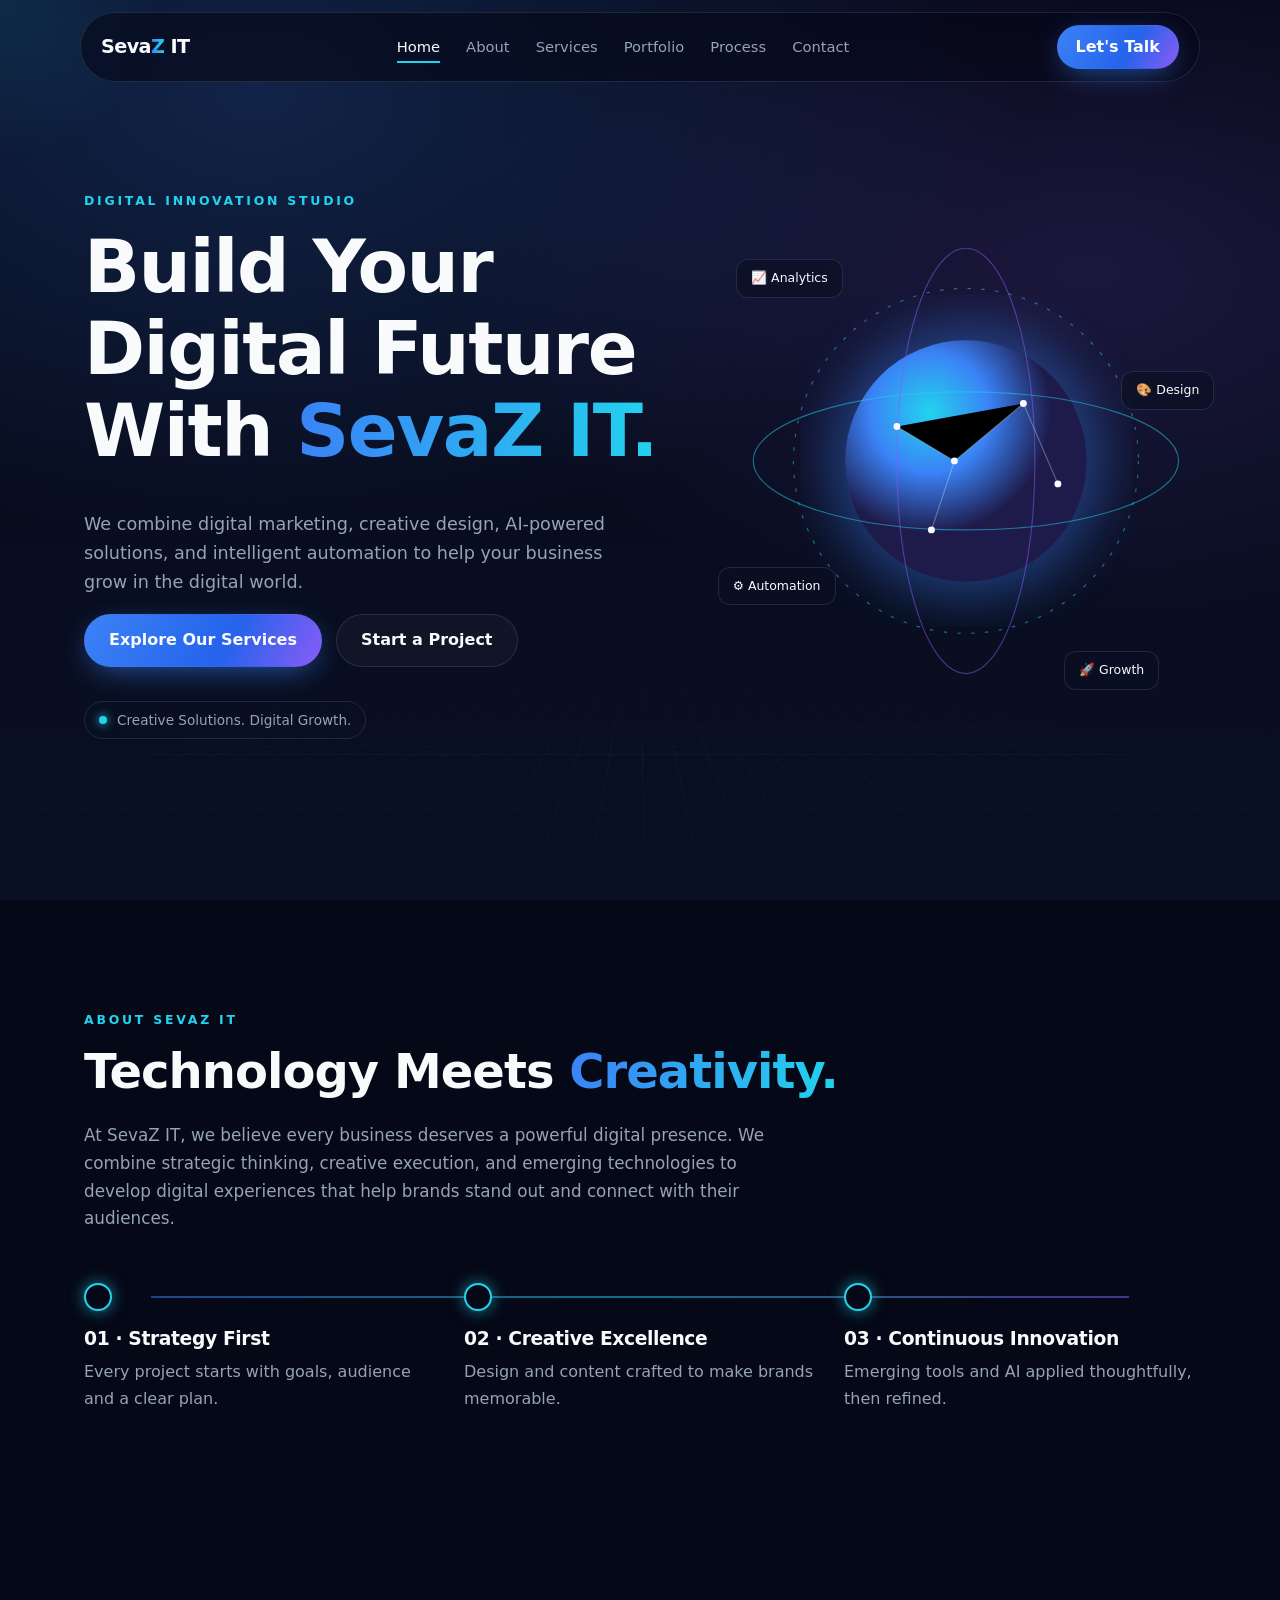
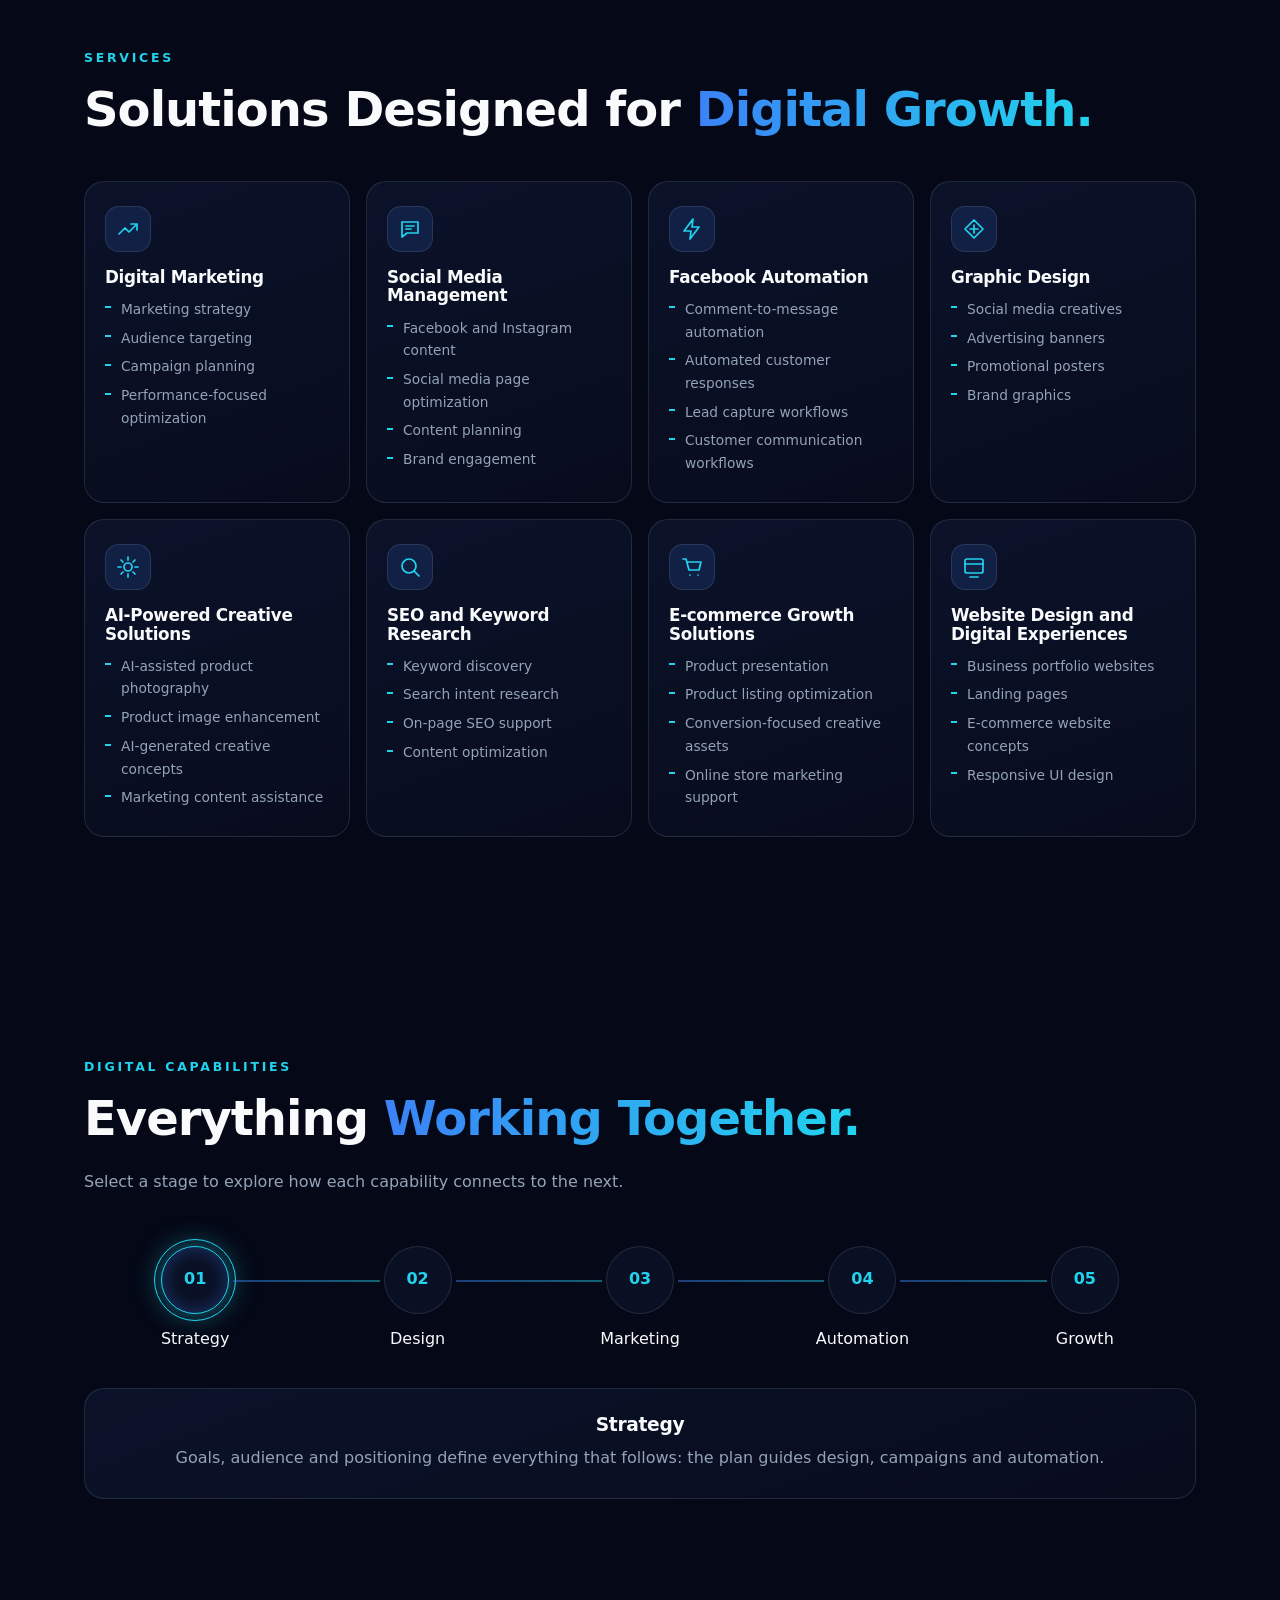
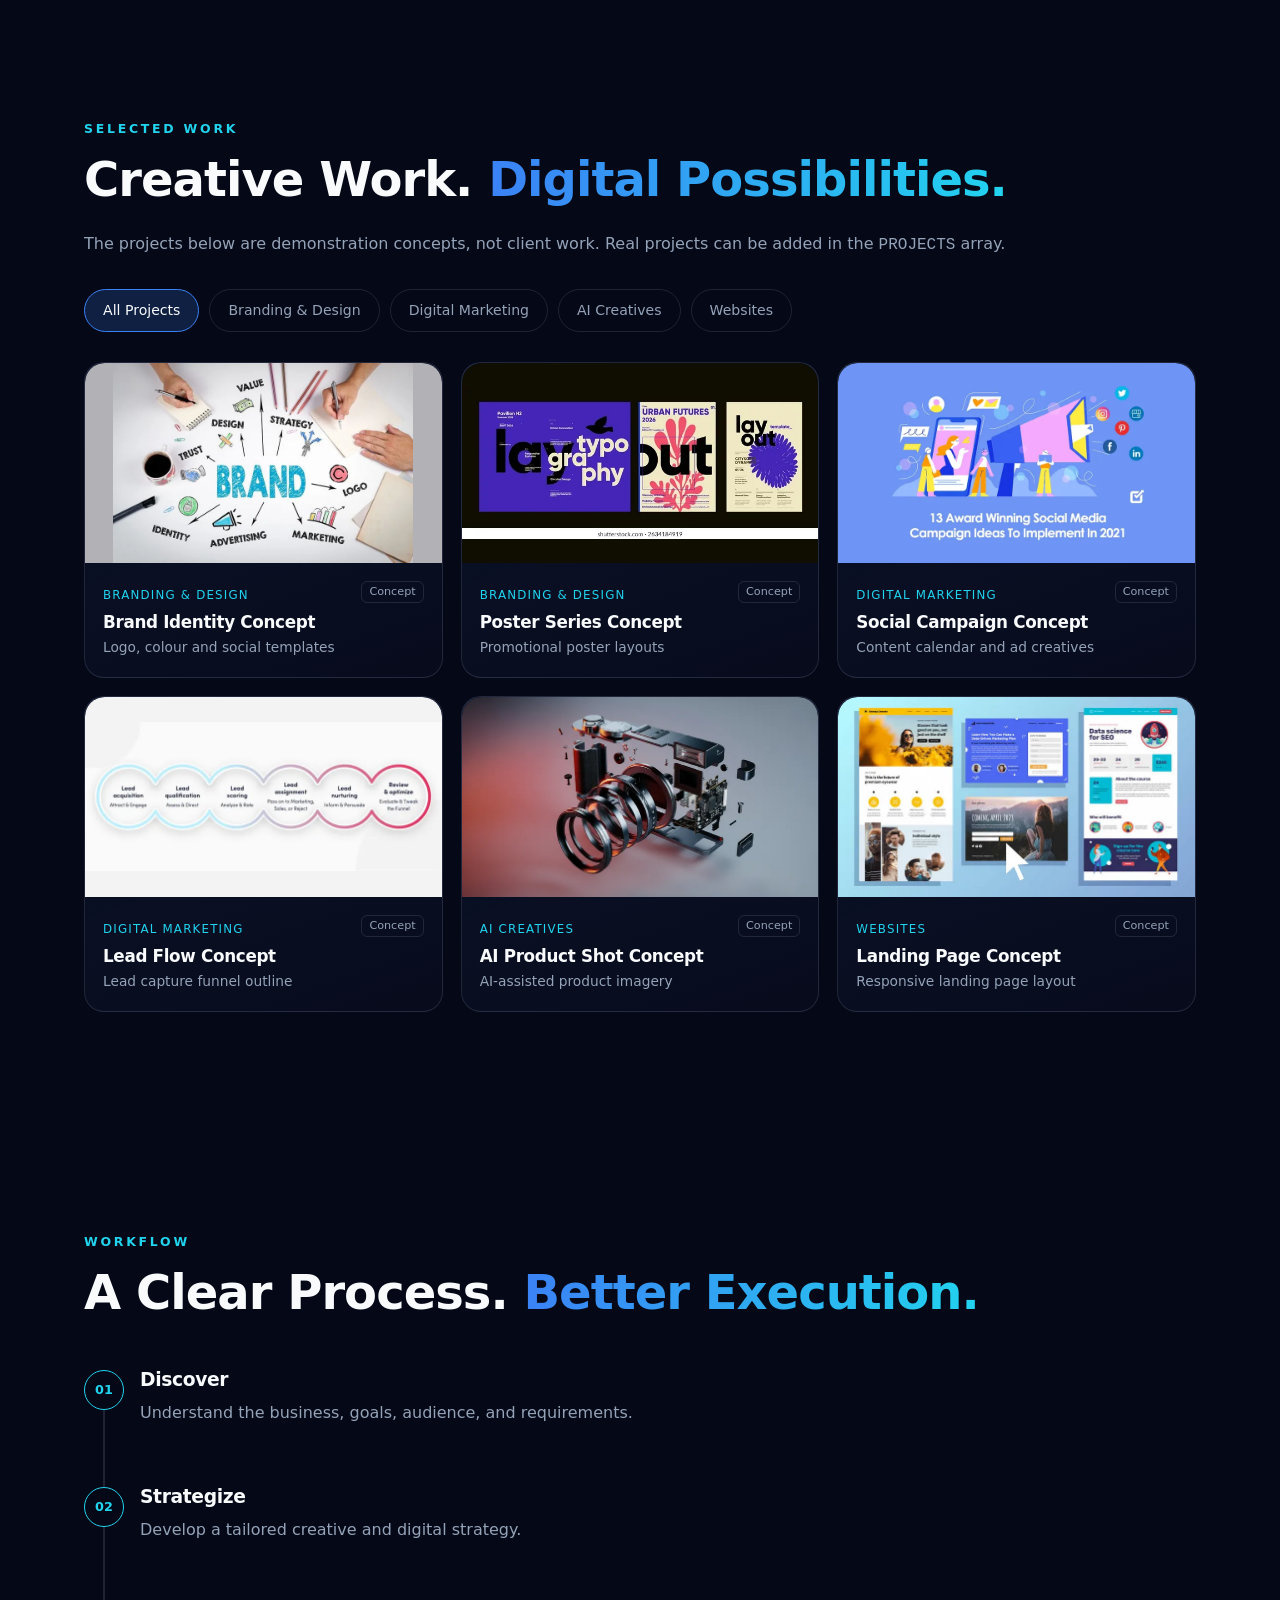
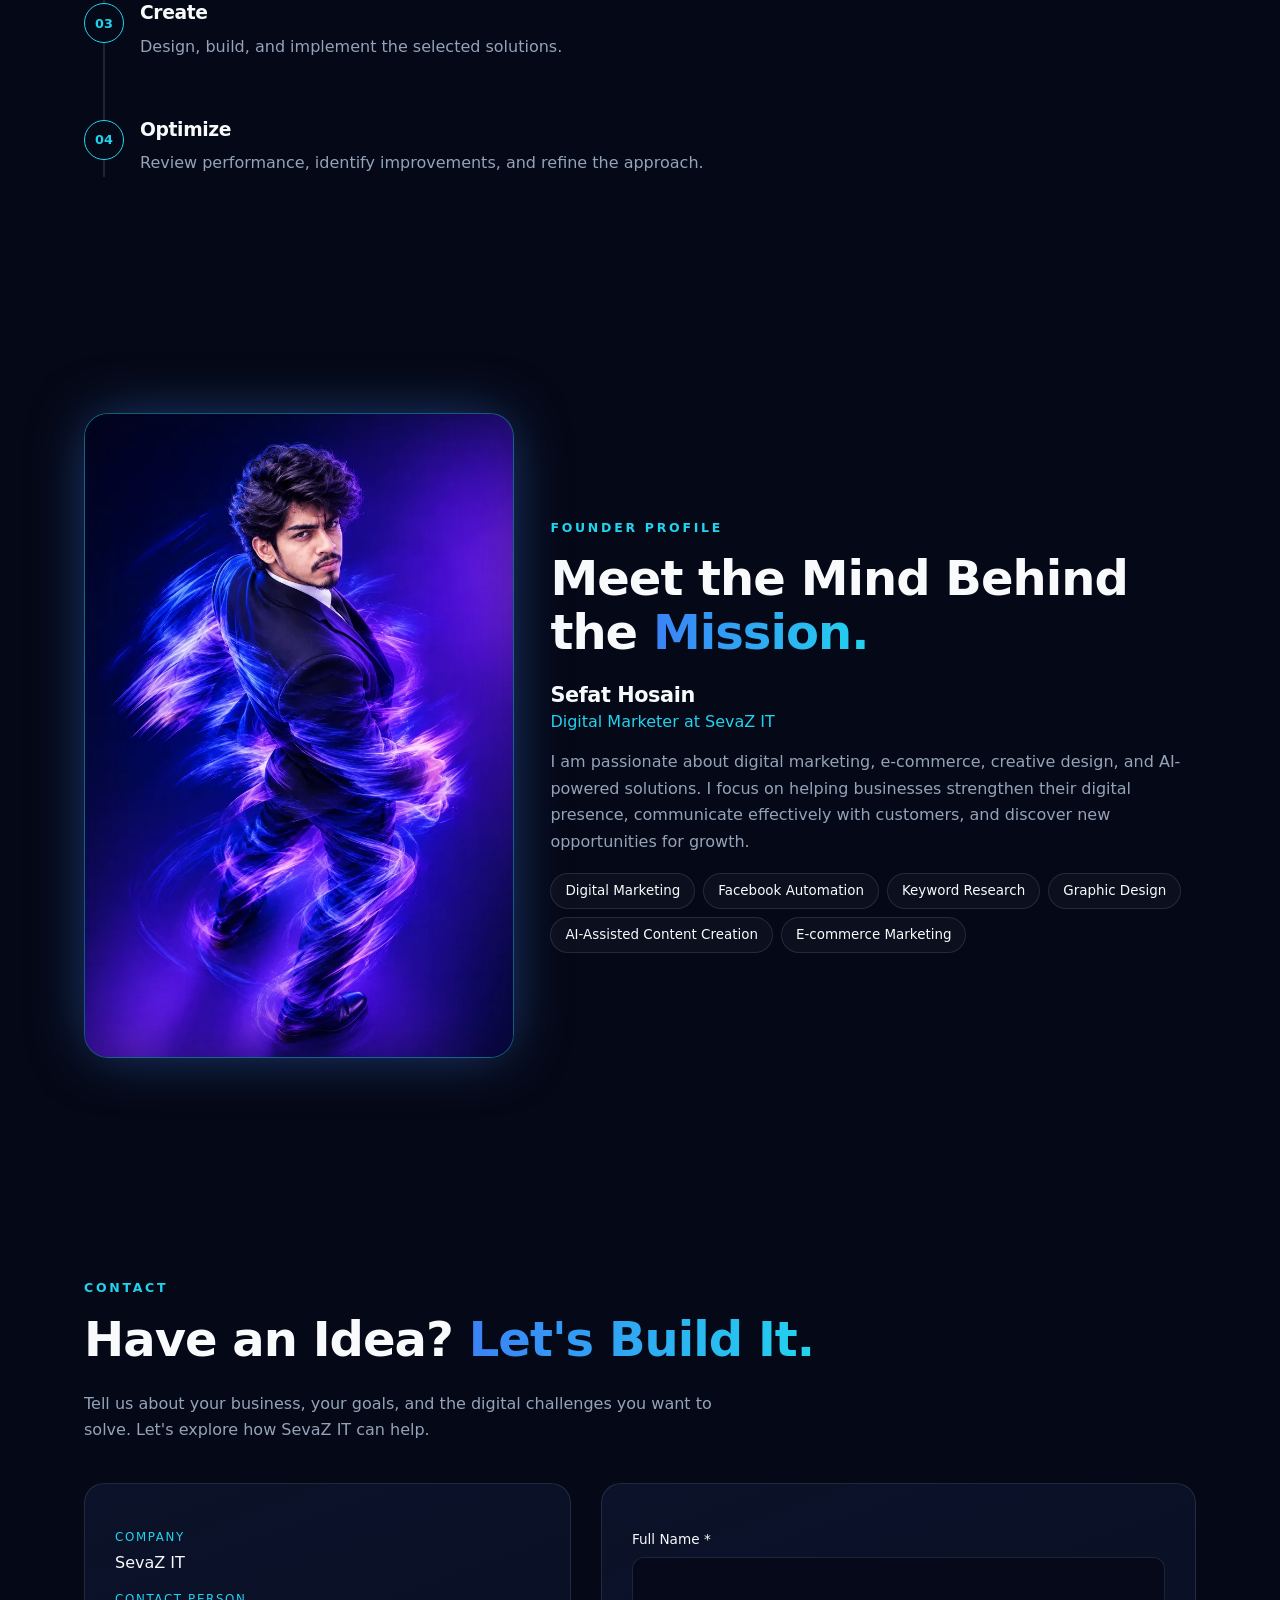
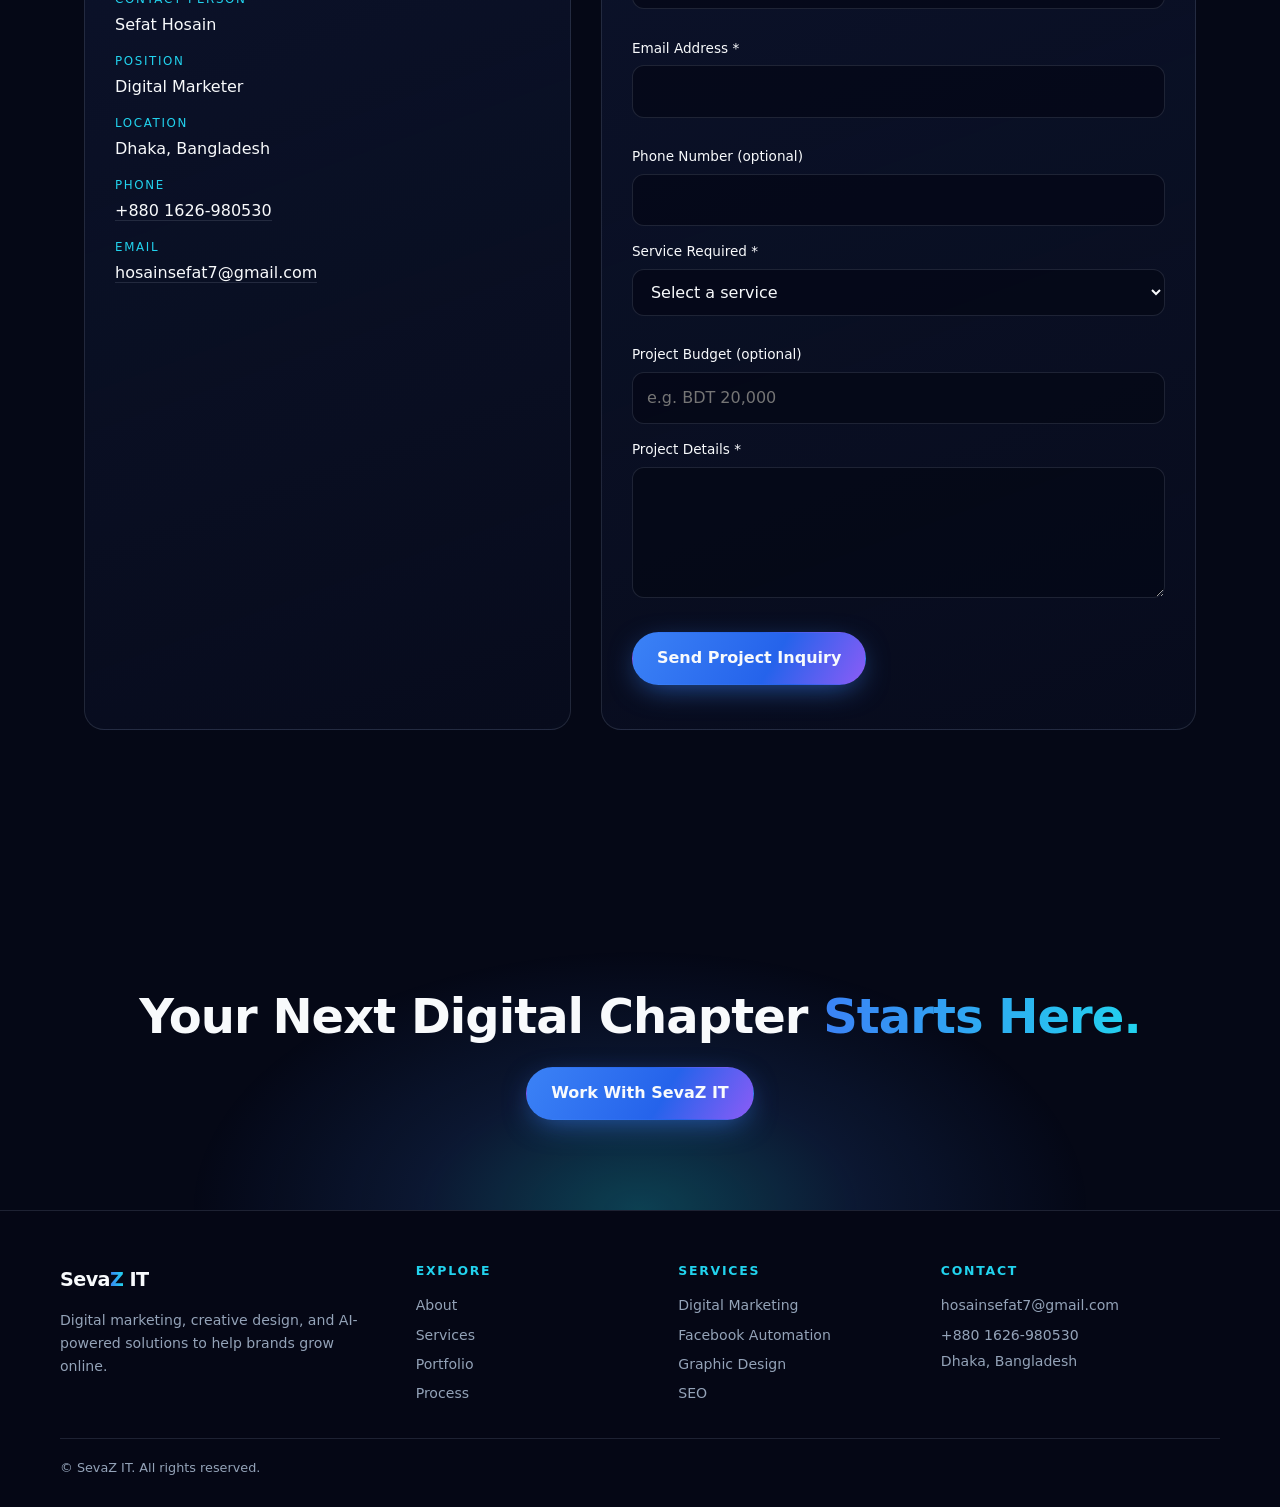
<file: sevaz-it-website/index.html>
<!DOCTYPE html>
<html lang="en"><head><meta charset="utf-8">
<meta name="viewport" content="width=device-width, initial-scale=1, viewport-fit=cover">
<title>SevaZ IT | Digital Marketing &amp; AI Creative Studio, Dhaka</title>
<meta name="description" content="SevaZ IT helps businesses grow online with digital marketing, creative design, AI-powered content, Facebook automation and web design. Based in Dhaka, Bangladesh.">
<meta name="theme-color" content="#050816"><link rel="canonical" href="https://YOUR-DOMAIN.com/">
<link rel="icon" href="assets/img/favicon.svg" type="image/svg+xml"><link rel="apple-touch-icon" href="assets/img/apple-touch-icon.png"><link rel="manifest" href="site.webmanifest">
<meta property="og:type" content="website"><meta property="og:site_name" content="SevaZ IT"><meta property="og:title" content="SevaZ IT | Powering Your Digital Future"><meta property="og:description" content="Digital marketing, creative design and AI-powered solutions from Dhaka, Bangladesh."><meta property="og:url" content="https://YOUR-DOMAIN.com/"><meta property="og:image" content="https://YOUR-DOMAIN.com/assets/img/og-image.png"><meta property="og:image:width" content="1200"><meta property="og:image:height" content="630">
<meta name="twitter:card" content="summary_large_image"><meta name="twitter:image" content="https://YOUR-DOMAIN.com/assets/img/og-image.png">
<link rel="stylesheet" href="assets/css/styles.css">
<noscript><style>.rv{opacity:1;transform:none}</style></noscript>
<script type="application/ld+json">{
 "@context": "https://schema.org",
 "@type": "Organization",
 "name": "SevaZ IT",
 "url": "https://YOUR-DOMAIN.com/",
 "email": "hosainsefat7@gmail.com",
 "telephone": "+8801626980530",
 "description": "Digital marketing, creative design, AI-powered solutions and automation from Dhaka, Bangladesh.",
 "address": {
  "@type": "PostalAddress",
  "addressLocality": "Dhaka",
  "addressCountry": "BD"
 },
 "founder": {
  "@type": "Person",
  "name": "Sefat Hosain",
  "jobTitle": "Digital Marketer"
 }
}</script>
</head><body>
<a class="skip" href="#main">Skip to content</a><div id="bg"></div><canvas id="cv" aria-hidden="true"></canvas><div id="glow" aria-hidden="true"></div><div id="prog"></div>
<nav id="nav" aria-label="Main"><a href="#home" class="logo">Seva<b>Z</b> IT</a>
<div class="links" id="lk"><a href="#home">Home</a><a href="#about">About</a><a href="#services">Services</a><a href="#portfolio">Portfolio</a><a href="#process">Process</a><a href="#contact">Contact</a></div>
<a href="#contact" class="btn p nbtn">Let's Talk</a><button id="mb" aria-label="Toggle menu" aria-expanded="false">☰</button></nav>
<main id="main">
<section id="home"><div><span class="lab rv">DIGITAL INNOVATION STUDIO</span>
<h1 class="rv">Build Your Digital Future With <span class="grad">SevaZ IT.</span></h1>
<p class="rv" style="font-size:1.1rem;max-width:540px">We combine digital marketing, creative design, AI-powered solutions, and intelligent automation to help your business grow in the digital world.</p>
<div class="rv" style="display:flex;gap:14px;flex-wrap:wrap"><a class="btn p" href="#services">Explore Our Services</a><a class="btn g" href="#contact">Start a Project</a></div>
<div class="st rv"><i></i>Creative Solutions. Digital Growth.</div></div>
<div class="orb" aria-hidden="true"><svg viewBox="0 0 400 400"><defs><radialGradient id="rg" cx="35%" cy="30%"><stop offset="0" stop-color="#22D3EE"/><stop offset=".5" stop-color="#3B82F6"/><stop offset="1" stop-color="#1e1b4b"/></radialGradient><filter id="bl"><feGaussianBlur stdDeviation="22"/></filter></defs>
<circle cx="200" cy="200" r="120" fill="#3B82F6" opacity=".4" filter="url(#bl)"/><circle cx="200" cy="200" r="105" fill="url(#rg)"/>
<g fill="none" stroke="#22D3EE" stroke-opacity=".5"><ellipse class="o1" cx="200" cy="200" rx="185" ry="60"/><ellipse class="o2" cx="200" cy="200" rx="60" ry="185" stroke="#8B5CF6"/><circle cx="200" cy="200" r="150" stroke-dasharray="3 9"/></g>
<g stroke="#F8FAFC" stroke-opacity=".3"><path d="M140 170l50 30 60-50M190 200l-20 60M250 150l30 70"/></g><g fill="#F8FAFC"><circle cx="140" cy="170" r="3"/><circle cx="190" cy="200" r="3"/><circle cx="250" cy="150" r="3"/><circle cx="170" cy="260" r="3"/><circle cx="280" cy="220" r="3"/></g></svg>
<span class="chip" style="top:6%;left:0">📈 Analytics</span><span class="chip" style="top:30%;right:-4%;animation-delay:-2s">🎨 Design</span><span class="chip" style="bottom:20%;left:-4%;animation-delay:-4s">⚙️ Automation</span><span class="chip" style="bottom:2%;right:8%;animation-delay:-1s">🚀 Growth</span></div></section>

<section id="about"><span class="lab rv">ABOUT SEVAZ IT</span><h2 class="rv">Technology Meets <span class="grad">Creativity.</span></h2>
<p class="rv" style="max-width:700px;font-size:1.05rem">At SevaZ IT, we believe every business deserves a powerful digital presence. We combine strategic thinking, creative execution, and emerging technologies to develop digital experiences that help brands stand out and connect with their audiences.</p>
<div class="tl"><div class="rv"><div class="nd"></div><h3>01 · Strategy First</h3><p>Every project starts with goals, audience and a clear plan.</p></div><div class="rv"><div class="nd"></div><h3>02 · Creative Excellence</h3><p>Design and content crafted to make brands memorable.</p></div><div class="rv"><div class="nd"></div><h3>03 · Continuous Innovation</h3><p>Emerging tools and AI applied thoughtfully, then refined.</p></div></div></section>

<section id="services"><span class="lab rv">SERVICES</span><h2 class="rv">Solutions Designed for <span class="grad">Digital Growth.</span></h2><div class="sg" id="sg"></div></section>

<section id="capabilities"><span class="lab rv">DIGITAL CAPABILITIES</span><h2 class="rv">Everything <span class="grad">Working Together.</span></h2>
<p class="rv">Select a stage to explore how each capability connects to the next.</p>
<div class="flow rv" id="flow"></div><div class="card" id="fd" aria-live="polite"></div></section>

<section id="portfolio"><span class="lab rv">SELECTED WORK</span><h2 class="rv">Creative Work. <span class="grad">Digital Possibilities.</span></h2>
<p class="rv">The projects below are demonstration concepts, not client work. Real projects can be added in the <code>PROJECTS</code> array.</p>
<div class="flt" id="flt" role="group" aria-label="Filter projects"></div><div class="pg" id="pg"></div>
<dialog id="dg"><img id="di" alt="" style="width:100%;border-radius:12px;margin-bottom:14px"><h3 id="dt"></h3><p id="dd"></p><button class="btn g" id="dc">Close</button></dialog></section>

<section id="process"><span class="lab rv">WORKFLOW</span><h2 class="rv">A Clear Process. <span class="grad">Better Execution.</span></h2>
<div class="pr" id="pr"><i></i>
<div class="ps rv"><b>01</b><h3>Discover</h3><p>Understand the business, goals, audience, and requirements.</p></div>
<div class="ps rv"><b>02</b><h3>Strategize</h3><p>Develop a tailored creative and digital strategy.</p></div>
<div class="ps rv"><b>03</b><h3>Create</h3><p>Design, build, and implement the selected solutions.</p></div>
<div class="ps rv"><b>04</b><h3>Optimize</h3><p>Review performance, identify improvements, and refine the approach.</p></div></div></section>

<section id="founder"><div class="fo"><div class="pt rv"><img src="assets/img/founder-sefat-hosain.webp" alt="Portrait of Sefat Hosain, Digital Marketer at SevaZ IT" width="800" height="1200"></div>
<div class="rv"><span class="lab">FOUNDER PROFILE</span><h2>Meet the Mind Behind the <span class="grad">Mission.</span></h2>
<h3 style="font-size:1.3rem;margin-bottom:2px">Sefat Hosain</h3><p style="color:var(--cyan);margin-bottom:14px">Digital Marketer at SevaZ IT</p>
<p>I am passionate about digital marketing, e-commerce, creative design, and AI-powered solutions. I focus on helping businesses strengthen their digital presence, communicate effectively with customers, and discover new opportunities for growth.</p>
<div class="tg"><span>Digital Marketing</span><span>Facebook Automation</span><span>Keyword Research</span><span>Graphic Design</span><span>AI-Assisted Content Creation</span><span>E-commerce Marketing</span></div></div></div></section>

<section id="contact"><span class="lab rv">CONTACT</span><h2 class="rv">Have an Idea? <span class="grad">Let's Build It.</span></h2>
<p class="rv" style="max-width:640px">Tell us about your business, your goals, and the digital challenges you want to solve. Let's explore how SevaZ IT can help.</p>
<div class="ct"><div class="card rv"><dl><dt>COMPANY</dt><dd>SevaZ IT</dd><dt>CONTACT PERSON</dt><dd>Sefat Hosain</dd><dt>POSITION</dt><dd>Digital Marketer</dd><dt>LOCATION</dt><dd>Dhaka, Bangladesh</dd><dt>PHONE</dt><dd><a href="tel:+8801626980530">+880 1626-980530</a></dd><dt>EMAIL</dt><dd><a href="mailto:hosainsefat7@gmail.com">hosainsefat7@gmail.com</a></dd></dl></div>
<div class="card rv"><form id="f" novalidate>
<label for="n">Full Name *</label><input id="n" name="n" autocomplete="name" required><div class="er" id="e-n"></div>
<label for="em">Email Address *</label><input id="em" type="email" autocomplete="email" required><div class="er" id="e-em"></div>
<label for="ph">Phone Number (optional)</label><input id="ph" type="tel" autocomplete="tel">
<label for="sv">Service Required *</label><select id="sv" required><option value="">Select a service</option></select><div class="er" id="e-sv"></div>
<label for="bd">Project Budget (optional)</label><input id="bd" placeholder="e.g. BDT 20,000">
<label for="pd">Project Details *</label><textarea id="pd" rows="4" required></textarea><div class="er" id="e-pd"></div>
<input class="hp" id="hp" tabindex="-1" autocomplete="off" aria-hidden="true">
<button class="btn p" style="margin-top:12px">Send Project Inquiry</button><div id="fm" role="status"></div></form></div></div></section>

<div class="fin"><h2 class="rv" style="position:relative">Your Next Digital Chapter <span class="grad">Starts Here.</span></h2><a class="btn p rv" style="position:relative" href="#contact">Work With SevaZ IT</a></div>
</main>
<footer><div class="fg"><div><a href="#home" class="logo" style="color:var(--tx)">Seva<b>Z</b> IT</a><p style="margin-top:10px">Digital marketing, creative design, and AI-powered solutions to help brands grow online.</p></div>
<div><h4>EXPLORE</h4><a href="#about">About</a><a href="#services">Services</a><a href="#portfolio">Portfolio</a><a href="#process">Process</a></div>
<div><h4>SERVICES</h4><a href="#services">Digital Marketing</a><a href="#services">Facebook Automation</a><a href="#services">Graphic Design</a><a href="#services">SEO</a></div>
<div><h4>CONTACT</h4><a href="mailto:hosainsefat7@gmail.com">hosainsefat7@gmail.com</a><a href="tel:+8801626980530">+880 1626-980530</a><span style="color:var(--mu)">Dhaka, Bangladesh</span></div></div>
<div class="cp">© <span id="yr"></span> SevaZ IT. All rights reserved.</div></footer>
<script src="assets/js/config.js"></script><script src="assets/js/projects.js"></script><script src="assets/js/main.js"></script>
</body></html>
</file>
<file: sevaz-it-website/assets/css/styles.css>
:root{--bg:#050816;--bg2:#0A1024;--blue:#3B82F6;--cyan:#22D3EE;--vio:#8B5CF6;--tx:#F8FAFC;--mu:#94A3B8;--line:rgba(148,163,184,.18);color-scheme:dark;box-sizing:border-box;padding-top:env(safe-area-inset-top,0px);padding-bottom:env(safe-area-inset-bottom,0px)}
*,*::before,*::after{box-sizing:inherit}html{scroll-behavior:smooth;scroll-padding-top:90px}
body{margin:0;background:var(--bg);color:var(--tx);font:16px/1.65 system-ui,-apple-system,"Segoe UI",Roboto,sans-serif;overflow-x:hidden}
a{color:inherit;text-decoration:none}h1,h2,h3{line-height:1.12;margin:0 0 .5em;letter-spacing:-.02em}
h1{font-size:clamp(2.4rem,6vw,4.6rem)}h2{font-size:clamp(1.8rem,4vw,3rem)}p{margin:0 0 1em;color:var(--mu)}
:focus-visible{outline:2px solid var(--cyan);outline-offset:3px;border-radius:6px}
#bg{position:fixed;inset:0;z-index:-1;background:radial-gradient(60% 50% at 20% 10%,rgba(59,130,246,.22),transparent),radial-gradient(50% 40% at 85% 30%,rgba(139,92,246,.16),transparent),linear-gradient(var(--bg),var(--bg2));animation:wave 18s ease-in-out infinite alternate}
#bg::before{content:"";position:absolute;inset:-50% -20% 0;background:linear-gradient(var(--line) 1px,transparent 1px) 0 0/60px 60px,linear-gradient(90deg,var(--line) 1px,transparent 1px) 0 0/60px 60px;transform:perspective(600px) rotateX(62deg);transform-origin:50% 100%;opacity:.35;mask-image:linear-gradient(transparent,#000 60%,transparent);-webkit-mask-image:linear-gradient(transparent,#000 60%,transparent)}
@keyframes wave{to{filter:hue-rotate(18deg) brightness(1.15)}}
#cv{position:fixed;inset:0;z-index:-1;pointer-events:none}
#glow{position:fixed;width:360px;height:360px;margin:-180px 0 0 -180px;border-radius:50%;background:radial-gradient(rgba(34,211,238,.10),transparent 65%);pointer-events:none;z-index:-1;transition:transform .12s}
#prog{position:fixed;top:0;left:0;height:3px;width:100%;transform:scaleX(0);transform-origin:0 50%;background:linear-gradient(90deg,var(--blue),var(--cyan));z-index:60}
nav{position:fixed;top:calc(12px + env(safe-area-inset-top,0px));left:50%;transform:translateX(-50%);width:min(1120px,calc(100% - 24px));z-index:50;display:flex;align-items:center;justify-content:space-between;padding:12px 20px;border:1px solid var(--line);border-radius:999px;background:rgba(5,8,22,.6);backdrop-filter:blur(14px);-webkit-backdrop-filter:blur(14px);transition:padding .3s,width .3s}
nav.sm{padding:7px 16px;width:min(980px,calc(100% - 24px))}
.logo{font-weight:800;font-size:1.2rem;letter-spacing:-.03em}.logo b{background:linear-gradient(90deg,var(--blue),var(--cyan));-webkit-background-clip:text;background-clip:text;color:transparent}
.links{display:flex;gap:26px}.links a{position:relative;font-size:.92rem;color:var(--mu);padding:4px 0}
.links a::after{content:"";position:absolute;left:0;bottom:0;height:2px;width:100%;background:var(--cyan);transform:scaleX(0);transform-origin:0 50%;transition:transform .3s}
.links a:hover,.links a.on{color:var(--tx)}.links a:hover::after,.links a.on::after{transform:scaleX(1)}
.btn{display:inline-block;padding:12px 24px;border-radius:999px;font-weight:600;border:1px solid transparent;cursor:pointer;font:inherit;font-weight:600;color:var(--tx);transition:transform .25s,box-shadow .25s}
.btn.p{background:linear-gradient(120deg,var(--blue),#2563eb 60%,var(--vio));box-shadow:0 0 0 0 rgba(34,211,238,.4),0 8px 30px -8px rgba(59,130,246,.7)}
.btn.p:hover{box-shadow:0 0 0 4px rgba(34,211,238,.18),0 10px 36px -6px rgba(59,130,246,.9);transform:translateY(-2px)}
.btn.g{border-color:var(--line);background:rgba(255,255,255,.03)}.btn.g:hover{border-color:var(--cyan);transform:translateY(-2px)}
.nbtn{padding:8px 18px}#mb{display:none;background:none;border:1px solid var(--line);color:var(--tx);border-radius:10px;width:42px;height:38px;cursor:pointer}
section{padding:110px 24px;max-width:1160px;margin:0 auto;position:relative}
.lab{font-size:.78rem;letter-spacing:.22em;color:var(--cyan);font-weight:600;display:block;margin-bottom:14px}
.grad{background:linear-gradient(90deg,var(--blue),var(--cyan));-webkit-background-clip:text;background-clip:text;color:transparent}
.rv{opacity:0;transform:translateY(28px);transition:opacity .8s,transform .8s}.rv.in{opacity:1;transform:none}
#home{min-height:100svh;display:grid;grid-template-columns:1.15fr .85fr;align-items:center;gap:30px;padding-top:140px}
.st{display:inline-flex;align-items:center;gap:10px;margin-top:34px;font-size:.85rem;color:var(--mu);border:1px solid var(--line);padding:7px 14px;border-radius:999px}
.st i{width:8px;height:8px;border-radius:50%;background:var(--cyan);box-shadow:0 0 10px var(--cyan);animation:pl 2s infinite}
@keyframes pl{50%{opacity:.35}}
.orb{position:relative;aspect-ratio:1;max-width:460px;width:100%;justify-self:center}
.orb svg{width:100%;height:100%;overflow:visible}.o1{transform-origin:50% 50%;animation:spin 22s linear infinite}.o2{transform-origin:50% 50%;animation:spin 34s linear infinite reverse}
@keyframes spin{to{transform:rotate(360deg)}}
.chip{position:absolute;padding:8px 14px;font-size:.78rem;border:1px solid var(--line);border-radius:12px;background:rgba(10,16,36,.7);backdrop-filter:blur(8px);-webkit-backdrop-filter:blur(8px);animation:fl 6s ease-in-out infinite alternate}
@keyframes fl{to{transform:translateY(-14px)}}
.card{border:1px solid var(--line);border-radius:20px;background:linear-gradient(160deg,rgba(15,23,50,.7),rgba(10,16,36,.5));position:relative;overflow:hidden;transition:border-color .3s,transform .2s}
.card::before{content:"";position:absolute;inset:0;background:radial-gradient(300px circle at var(--mx,50%) var(--my,0%),rgba(34,211,238,.13),transparent 60%);opacity:0;transition:opacity .3s}
.card:hover{border-color:rgba(34,211,238,.45)}.card:hover::before{opacity:1}
.tl{display:grid;grid-template-columns:repeat(3,1fr);gap:28px;margin-top:50px;position:relative}
.tl::before{content:"";position:absolute;top:13px;left:6%;right:6%;height:2px;background:linear-gradient(90deg,var(--blue),var(--cyan),var(--vio));opacity:.5}
.nd{width:28px;height:28px;border-radius:50%;background:var(--bg);border:2px solid var(--cyan);box-shadow:0 0 16px rgba(34,211,238,.6);margin-bottom:18px;position:relative}
.sg{display:grid;grid-template-columns:repeat(4,1fr);gap:16px;margin-top:44px}
.sv{padding:24px 20px;cursor:default;transform-style:preserve-3d}
.sv .ic{width:46px;height:46px;border-radius:14px;display:grid;place-items:center;margin-bottom:16px;background:rgba(59,130,246,.14);border:1px solid var(--line)}
.sv .ic svg{width:24px;height:24px;stroke:var(--cyan);fill:none;stroke-width:1.7;stroke-linecap:round;stroke-linejoin:round}
.sv h3{font-size:1.05rem}.sv ul{margin:0;padding:0;list-style:none;font-size:.86rem;color:var(--mu)}
.sv li{padding:3px 0 3px 16px;position:relative;transition:transform .3s,color .3s}.sv li::before{content:"";position:absolute;left:0;top:.85em;width:6px;height:2px;background:var(--cyan)}
.sv:hover li{transform:translateX(4px);color:var(--tx)}
.sv:hover .ic svg{animation:var(--fx) 1.2s ease-in-out infinite}
@keyframes f1{50%{transform:rotate(14deg) scale(1.15)}}@keyframes f2{50%{transform:translateY(-4px)}}@keyframes f3{50%{transform:scale(1.25)}}@keyframes f4{to{transform:rotate(360deg)}}@keyframes f5{25%{transform:translateX(-3px)}75%{transform:translateX(3px)}}
.flow{display:flex;gap:0;margin-top:50px;position:relative}
.fn{flex:1;text-align:center;position:relative;padding:0 6px;background:none;border:0;color:inherit;cursor:pointer;font:inherit}
.fn::after{content:"";position:absolute;top:34px;left:calc(50% + 38px);width:calc(100% - 76px);height:2px;background:linear-gradient(90deg,var(--blue),var(--cyan));opacity:.45}
.fn:last-child::after{display:none}
.fn span{display:grid;place-items:center;width:68px;height:68px;margin:0 auto 12px;border-radius:50%;border:1px solid var(--line);background:var(--bg2);font-weight:700;color:var(--cyan);position:relative;transition:.3s}
.fn[aria-pressed=true] span,.fn:hover span{border-color:var(--cyan);box-shadow:0 0 28px rgba(34,211,238,.5),inset 0 0 18px rgba(59,130,246,.35)}
.fn[aria-pressed=true] span::after{content:"";position:absolute;inset:-8px;border-radius:50%;border:1px solid var(--cyan);animation:rp 2s infinite}
@keyframes rp{to{transform:scale(1.35);opacity:0}}
#fd{margin-top:36px;padding:26px;text-align:center;min-height:100px}
.flt{display:flex;flex-wrap:wrap;gap:10px;margin:30px 0}.flt button{padding:9px 18px;border-radius:999px;border:1px solid var(--line);background:none;color:var(--mu);cursor:pointer;font:inherit;font-size:.88rem;transition:.25s}
.flt button[aria-pressed=true]{background:rgba(59,130,246,.2);border-color:var(--blue);color:var(--tx)}
.pg{display:grid;grid-template-columns:repeat(3,1fr);gap:18px}
.pj{cursor:pointer;text-align:left;color:inherit;font:inherit;padding:0;transition:opacity .4s,transform .4s}.pj.hide{display:none}
.pv{height:200px;transition:transform .5s}.pv img{width:100%;height:100%;display:block}.pj:hover .pv{transform:scale(1.07)}.pw{overflow:hidden;border-radius:20px 20px 0 0}
.pj .tx{padding:18px}.pj small{color:var(--cyan);font-size:.74rem;letter-spacing:.1em}.pj em{float:right;font-size:.7rem;color:var(--mu);font-style:normal;border:1px solid var(--line);border-radius:6px;padding:1px 7px}
dialog{background:var(--bg2);color:var(--tx);border:1px solid var(--line);border-radius:20px;max-width:480px;width:calc(100% - 32px);padding:28px}dialog::backdrop{background:rgba(5,8,22,.75)}
.pr{position:relative;margin-top:50px;padding-left:56px}.pr::before,.pr i{content:"";position:absolute;left:19px;top:0;bottom:0;width:2px;background:var(--line)}
.pr i{background:linear-gradient(var(--blue),var(--cyan));bottom:auto;height:calc(var(--p,0)*100%);box-shadow:0 0 12px var(--cyan)}
.ps{position:relative;padding-bottom:44px}.ps:last-child{padding-bottom:0}.ps b{position:absolute;left:-56px;top:0;width:40px;height:40px;border-radius:50%;background:var(--bg);border:1px solid var(--cyan);display:grid;place-items:center;font-size:.8rem;color:var(--cyan)}
.fo{display:grid;grid-template-columns:.8fr 1.2fr;gap:36px;align-items:center}
.pt{aspect-ratio:2/3;border-radius:24px;overflow:hidden;position:relative;border:1px solid rgba(34,211,238,.4);box-shadow:0 0 60px -10px rgba(59,130,246,.55);background:radial-gradient(circle at 50% 30%,rgba(59,130,246,.3),rgba(10,16,36,.8));color:var(--mu);font-size:.85rem}
.pt::after{content:"";position:absolute;inset:0;border-radius:inherit;box-shadow:inset 0 0 70px rgba(5,8,22,.6);pointer-events:none}.pt img{width:100%;height:100%;object-fit:cover;object-position:50% 20%;display:block}.tg{display:flex;flex-wrap:wrap;gap:8px;margin-top:18px}.tg span{padding:6px 14px;border:1px solid var(--line);border-radius:999px;font-size:.84rem;background:rgba(255,255,255,.03)}
.ct{display:grid;grid-template-columns:.9fr 1.1fr;gap:30px;margin-top:40px}.ct>div{padding:30px}
dl{margin:0}dt{font-size:.74rem;letter-spacing:.14em;color:var(--cyan);margin-top:14px}dd{margin:2px 0 0}dd a{border-bottom:1px solid var(--line)}dd a:hover{border-color:var(--cyan)}
label{display:block;font-size:.85rem;margin:14px 0 6px}input,select,textarea{width:100%;padding:12px 14px;border-radius:12px;border:1px solid var(--line);background:rgba(5,8,22,.7);color:var(--tx);font:inherit}
input:focus,select:focus,textarea:focus{outline:none;border-color:var(--cyan);box-shadow:0 0 0 3px rgba(34,211,238,.15)}
.er{color:#fca5a5;font-size:.78rem;min-height:1.1em}[aria-invalid=true]{border-color:#f87171}
.hp{position:absolute;left:-9999px}#fm{margin-top:14px;font-size:.88rem;color:var(--cyan)}
.fin{text-align:center;padding:150px 24px 90px;position:relative}.fin::before{content:"";position:absolute;left:50%;bottom:0;width:min(900px,120%);height:260px;transform:translateX(-50%);background:radial-gradient(50% 100% at 50% 100%,rgba(34,211,238,.28),rgba(59,130,246,.12) 50%,transparent);border-radius:50% 50% 0 0}
footer{border-top:1px solid var(--line);padding:50px 24px calc(30px + env(safe-area-inset-bottom,0px));background:rgba(5,8,22,.6)}
.fg{max-width:1160px;margin:0 auto;display:grid;grid-template-columns:1.4fr 1fr 1fr 1.2fr;gap:30px;font-size:.88rem}
footer h4{margin:0 0 10px;font-size:.78rem;letter-spacing:.14em;color:var(--cyan)}footer a{display:block;color:var(--mu);padding:3px 0}footer a:hover{color:var(--tx)}
.cp{max-width:1160px;margin:30px auto 0;color:var(--mu);font-size:.8rem;border-top:1px solid var(--line);padding-top:18px}
@media(max-width:960px){.sg,.pg{grid-template-columns:repeat(2,1fr)}#home{grid-template-columns:1fr;padding-top:120px}.orb{max-width:320px;order:-1}.fg{grid-template-columns:1fr 1fr}.fo,.ct{grid-template-columns:1fr}.pt{max-width:320px}}
@media(max-width:760px){.links,.nbtn{display:none}#mb{display:block}.links.open{display:flex;flex-direction:column;position:absolute;top:calc(100% + 10px);left:0;right:0;padding:20px;border:1px solid var(--line);border-radius:20px;background:rgba(5,8,22,.95);gap:14px}
section{padding:80px 20px}.tl{grid-template-columns:1fr;padding-left:6px}.tl::before{top:0;bottom:0;left:19px;right:auto;width:2px;height:auto}.sg,.pg{grid-template-columns:1fr}.flow{flex-direction:column;gap:20px;padding-left:10px}.fn{display:flex;align-items:center;gap:16px;text-align:left}.fn span{margin:0}.fn::after{top:68px;left:44px;width:2px;height:20px}.fg{grid-template-columns:1fr}.chip{display:none}}
@media(prefers-reduced-motion:reduce){*,*::before,*::after{animation:none!important;transition:none!important}html{scroll-behavior:auto}.rv{opacity:1;transform:none}}
.skip{position:absolute;left:-9999px;top:8px;z-index:100;background:var(--cyan);color:#001018;padding:10px 16px;border-radius:8px;font-weight:600}.skip:focus{left:12px}
</file>
